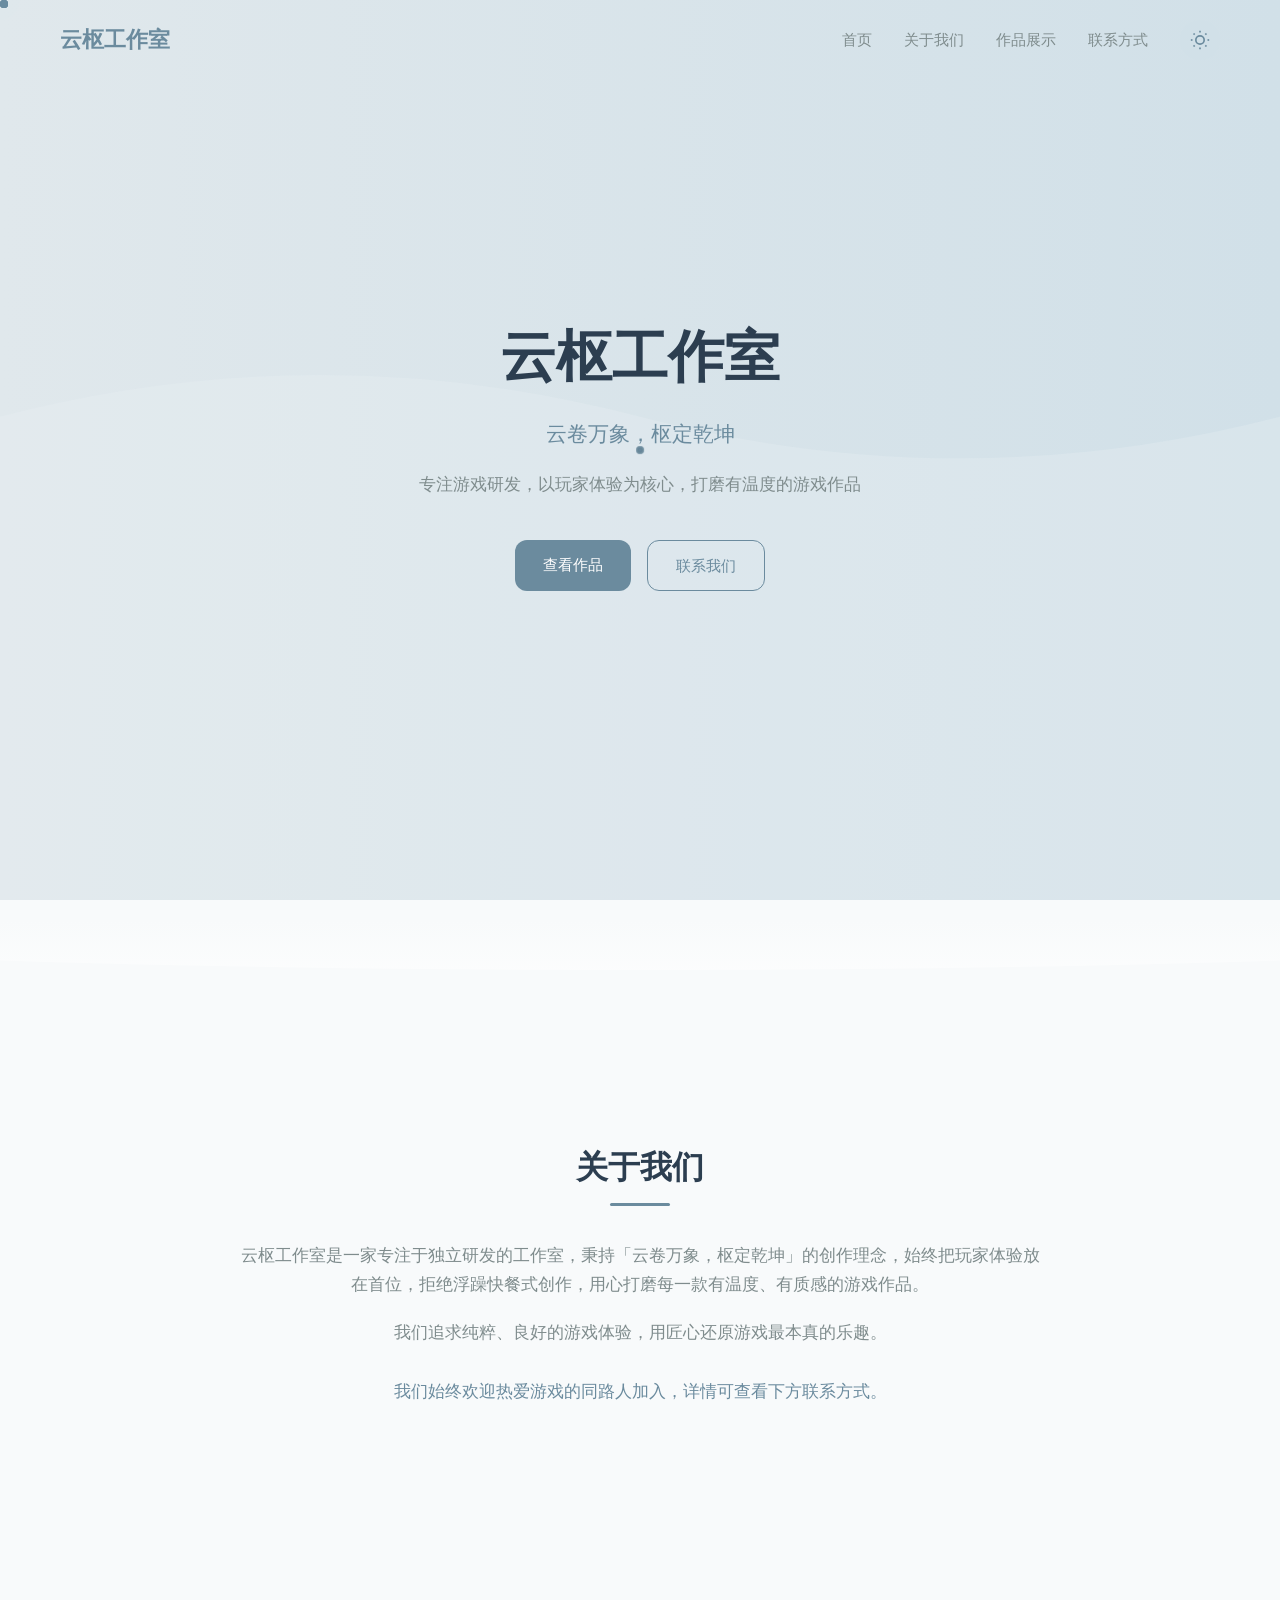
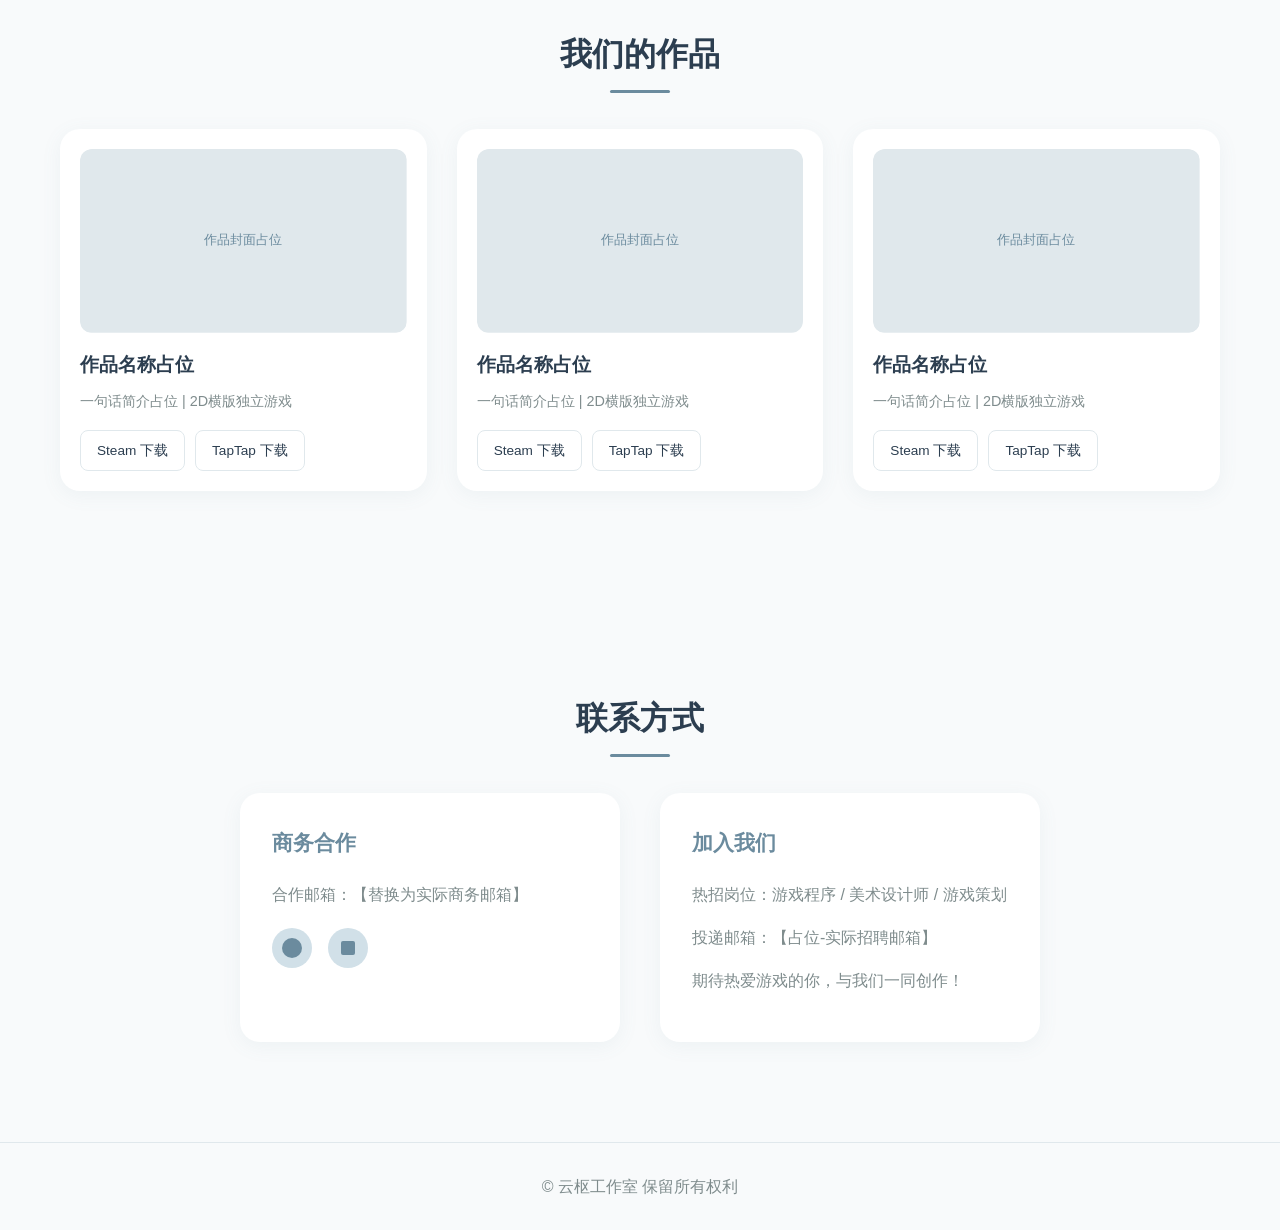
<file: index.html>
<!DOCTYPE html>
<html lang="zh-CN">
<head>
    <meta charset="UTF-8">
    <meta name="viewport" content="width=device-width, initial-scale=1.0">
    <title>云枢工作室 - 专注游戏研发</title>
    <link rel="stylesheet" href="style.css">
</head>
<body>
    <!-- 自定义光标（桌面端生效） -->
    <div class="custom-cursor"></div>

    <!-- 顶部导航栏 -->
    <header class="navbar">
        <div class="nav-container">
            <!-- 左侧Logo -->
            <a href="#home" class="nav-logo">云枢工作室</a>

            <!-- 移动端汉堡菜单按钮 -->
            <button class="hamburger" id="hamburger">
                <svg width="24" height="24" viewBox="0 0 24 24" fill="none" stroke="currentColor" stroke-width="2">
                    <line x1="3" y1="12" x2="21" y2="12"></line>
                    <line x1="3" y1="6" x2="21" y2="6"></line>
                    <line x1="3" y1="18" x2="21" y2="18"></line>
                </svg>
            </button>

            <!-- 右侧导航菜单 -->
            <nav class="nav-menu" id="navMenu">
                <a href="#home" class="nav-link">首页</a>
                <a href="#about" class="nav-link">关于我们</a>
                <a href="#works" class="nav-link">作品展示</a>
                <a href="#contact" class="nav-link">联系方式</a>
                <!-- 暗黑模式切换按钮 -->
                <button class="theme-toggle" id="themeToggle" aria-label="切换主题">
                    <svg width="20" height="20" viewBox="0 0 24 24" fill="none" stroke="currentColor" stroke-width="2">
                        <circle cx="12" cy="12" r="5"></circle>
                        <line x1="12" y1="1" x2="12" y2="3"></line>
                        <line x1="12" y1="21" x2="12" y2="23"></line>
                        <line x1="4.22" y1="4.22" x2="5.64" y2="5.64"></line>
                        <line x1="18.36" y1="18.36" x2="19.78" y2="19.78"></line>
                        <line x1="1" y1="12" x2="3" y2="12"></line>
                        <line x1="21" y1="12" x2="23" y2="12"></line>
                        <line x1="4.22" y1="19.78" x2="5.64" y2="18.36"></line>
                        <line x1="18.36" y1="5.64" x2="19.78" y2="4.22"></line>
                    </svg>
                </button>
            </nav>
        </div>
    </header>

    <main>
        <!-- 首页首屏 Hero 区 -->
        <section id="home" class="hero-section">
            <div class="hero-content">
                <h1 class="hero-title">云枢工作室</h1>
                <p class="hero-subtitle">云卷万象，枢定乾坤</p>
                <p class="hero-desc">专注游戏研发，以玩家体验为核心，打磨有温度的游戏作品</p>
                <div class="hero-buttons">
                    <a href="#works" class="btn primary-btn">查看作品</a>
                    <a href="#contact" class="btn secondary-btn">联系我们</a>
                </div>
            </div>
            <!-- 背景：云纹渐变SVG占位 【替换为实际背景素材】 -->
            <div class="hero-bg">
                <svg viewBox="0 0 1920 1080" preserveAspectRatio="none">
                    <defs>
                        <linearGradient id="cloudGradient" x1="0%" y1="0%" x2="100%" y2="0%">
                            <stop offset="0%" style="stop-color:#e0e8ec;stop-opacity:1" />
                            <stop offset="100%" style="stop-color:#d1e0e8;stop-opacity:1" />
                        </linearGradient>
                    </defs>
                    <rect width="1920" height="1080" fill="url(#cloudGradient)" />
                    <path d="M0,500 Q480,400 960,500 T1920,500 L1920,1080 L0,1080 Z" fill="#e8eff2" opacity="0.3"/>
                </svg>
            </div>
        </section>

        <!-- 首页-关于我们 云纹分隔过渡层 -->
    <div class="section-divider"></div>

        <!-- 关于我们板块 -->
        <section id="about" class="about-section fade-section">
            <div class="container">
                <h2 class="section-title">关于我们</h2>
                <div class="about-content">
                    <p>云枢工作室是一家专注于独立研发的工作室，秉持「云卷万象，枢定乾坤」的创作理念，始终把玩家体验放在首位，拒绝浮躁快餐式创作，用心打磨每一款有温度、有质感的游戏作品。</p>
                    <p>我们追求纯粹、良好的游戏体验，用匠心还原游戏最本真的乐趣。</p>
                    <p class="recruit-tip">我们始终欢迎热爱游戏的同路人加入，详情可查看下方联系方式。</p>
                </div>
            </div>
        </section>

        <!-- 作品展示板块 -->
        <section id="works" class="works-section fade-section">
            <div class="container">
                <h2 class="section-title">我们的作品</h2>
                <div class="works-grid">
                    <!-- 作品卡片1 【所有内容替换为实际作品信息】 -->
                    <div class="work-card">
                        <!-- 作品封面占位图 【替换为实际作品封面】 -->
                        <div class="work-cover">
                            <svg viewBox="0 0 400 225" fill="none">
                                <rect width="400" height="225" fill="#e0e8ec" rx="12"/>
                                <text x="50%" y="50%" text-anchor="middle" dominant-baseline="middle" fill="#6b8b9e" font-size="16">作品封面占位</text>
                            </svg>
                        </div>
                        <h3 class="work-title">作品名称占位</h3>
                        <p class="work-desc">一句话简介占位 | 2D横版独立游戏</p>
                        <div class="work-buttons">
                            <a href="#" target="_blank" class="btn small-btn">Steam 下载</a>
                            <a href="#" target="_blank" class="btn small-btn">TapTap 下载</a>
                        </div>
                    </div>

                    <!-- 作品卡片2 【所有内容替换为实际作品信息】 -->
                    <div class="work-card">
                        <div class="work-cover">
                            <svg viewBox="0 0 400 225" fill="none">
                                <rect width="400" height="225" fill="#e0e8ec" rx="12"/>
                                <text x="50%" y="50%" text-anchor="middle" dominant-baseline="middle" fill="#6b8b9e" font-size="16">作品封面占位</text>
                            </svg>
                        </div>
                        <h3 class="work-title">作品名称占位</h3>
                        <p class="work-desc">一句话简介占位 | 2D横版独立游戏</p>
                        <div class="work-buttons">
                            <a href="#" target="_blank" class="btn small-btn">Steam 下载</a>
                            <a href="#" target="_blank" class="btn small-btn">TapTap 下载</a>
                        </div>
                    </div>

                    <!-- 作品卡片3 【所有内容替换为实际作品信息】 -->
                    <div class="work-card">
                        <div class="work-cover">
                            <svg viewBox="0 0 400 225" fill="none">
                                <rect width="400" height="225" fill="#e0e8ec" rx="12"/>
                                <text x="50%" y="50%" text-anchor="middle" dominant-baseline="middle" fill="#6b8b9e" font-size="16">作品封面占位</text>
                            </svg>
                        </div>
                        <h3 class="work-title">作品名称占位</h3>
                        <p class="work-desc">一句话简介占位 | 2D横版独立游戏</p>
                        <div class="work-buttons">
                            <a href="#" target="_blank" class="btn small-btn">Steam 下载</a>
                            <a href="#" target="_blank" class="btn small-btn">TapTap 下载</a>
                        </div>
                    </div>
                </div>
            </div>
        </section>

        <!-- 联系方式板块 -->
        <section id="contact" class="contact-section fade-section">
            <div class="container">
                <h2 class="section-title">联系方式</h2>
                <div class="contact-grid">
                    <!-- 商务合作 -->
                    <div class="contact-card">
                        <h3>商务合作</h3>
                        <p>合作邮箱：<span>【替换为实际商务邮箱】</span></p>
                        <div class="platform-icons">
                            <!-- Steam图标 【链接替换为官方主页】 -->
                            <a href="#" target="_blank">
                                <svg width="24" height="24" viewBox="0 0 24 24" fill="currentColor">
                                    <circle cx="12" cy="12" r="10"></circle>
                                </svg>
                            </a>
                            <!-- TapTap图标 【链接替换为官方主页】 -->
                            <a href="#" target="_blank">
                                <svg width="24" height="24" viewBox="0 0 24 24" fill="currentColor">
                                    <rect x="5" y="5" width="14" height="14" rx="2"></rect>
                                </svg>
                            </a>
                        </div>
                    </div>

                    <!-- 加入我们 -->
                    <div class="contact-card">
                        <h3>加入我们</h3>
                        <p>热招岗位：<span>游戏程序 / 美术设计师 / 游戏策划</span></p>
                        <p>投递邮箱：<span>【占位-实际招聘邮箱】</span></p>
                        <p>期待热爱游戏的你，与我们一同创作！</p>
                    </div>
                </div>
            </div>
        </section>
    </main>

    <!-- 底部页脚 -->
    <footer class="footer">
        <div class="container">
            <p>© 云枢工作室 保留所有权利</p>
        </div>
    </footer>

    <script src="script.js"></script>
</body>
</html>
</file>
<file: style.css>
/* ====================== 全局变量定义 ====================== */
:root {
    /* 浅色模式配色 - 雾霾蓝/浅灰青体系 */
    --bg-primary: #f8fafb;
    --bg-secondary: #ffffff;
    --primary: #6b8b9e;
    --primary-light: #d1e0e8;
    --text-primary: #2c3e50;
    --text-secondary: #7f8c8d;
    --border-color: #e0e8ec;
    --shadow: 0 4px 20px rgba(107, 139, 158, 0.08);
    --shadow-hover: 0 8px 30px rgba(107, 139, 158, 0.12);

    /* 通用样式 */
    --radius: 12px;
    --radius-large: 20px;
    --transition: all 0.3s ease;
    --transition-color: color 0.3s ease, background-color 0.3s ease, border-color 0.3s ease;
}

/* 暗黑模式配色 */
.dark {
    --bg-primary: #1e242a;
    --bg-secondary: #2a3138;
    --primary: #8aa6b8;
    --primary-light: #3a4a57;
    --text-primary: #ecf0f1;
    --text-secondary: #b0c4c1;
    --border-color: #3a444d;
    --shadow: 0 4px 20px rgba(0, 0, 0, 0.2);
    --shadow-hover: 0 8px 30px rgba(0, 0, 0, 0.3);
}

/* ====================== 基础重置 ====================== */
* {
    margin: 0;
    padding: 0;
    box-sizing: border-box;
}

html {
    scroll-behavior: smooth;
    overflow-x: hidden;
}

body {
    font-family: -apple-system, BlinkMacSystemFont, "Segoe UI", Roboto, "Helvetica Neue", Arial, sans-serif;
    background-color: var(--bg-primary);
    color: var(--text-primary);
    line-height: 1.7;
    transition: var(--transition-color);
    overflow-x: hidden;
}

a {
    text-decoration: none;
    color: inherit;
    transition: var(--transition);
}

button {
    border: none;
    background: none;
    cursor: pointer;
    transition: var(--transition);
    color: inherit;
}

.container {
    max-width: 1200px;
    margin: 0 auto;
    padding: 0 20px;
}

/* ====================== 自定义光标 ====================== */
.custom-cursor {
    position: fixed;
    width: 40px;
    height: 40px;
    background: var(--primary);
    border-radius: 50%;
    opacity: 0.15;
    pointer-events: none;
    mix-blend-mode: soft-light;
    z-index: 9999;
    transform: translate(-50%, -50%);
    transition: transform 0.1s ease;
    display: none;
} 

/* 桌面端显示光标 */
@media (min-width: 1024px) {
    .custom-cursor {
        display: block;
    }
}

/* ====================== 导航栏 ====================== */
.navbar {
    position: fixed;
    top: 0;
    left: 0;
    width: 100%;
    z-index: 1000;
    padding: 20px 0;
    transition: var(--transition);
}

/* 滚动后毛玻璃效果 */
.navbar.scrolled {
    background: rgba(255, 255, 255, 0.6);
    backdrop-filter: blur(10px);
    -webkit-backdrop-filter: blur(10px);
    box-shadow: var(--shadow);
}

.dark .navbar.scrolled {
    background: rgba(30, 36, 42, 0.7);
}

.nav-container {
    max-width: 1200px;
    margin: 0 auto;
    padding: 0 20px;
    display: flex;
    justify-content: space-between;
    align-items: center;
}

.nav-logo {
    font-size: 1.4rem;
    font-weight: 600;
    color: var(--primary);
}

.nav-menu {
    display: flex;
    align-items: center;
    gap: 32px;
}

.nav-link {
    font-size: 0.95rem;
    font-weight: 500;
    color: var(--text-secondary);
}

.nav-link:hover {
    color: var(--primary);
}

/* 主题切换按钮 */
.theme-toggle {
    width: 40px;
    height: 40px;
    border-radius: 50%;
    display: flex;
    align-items: center;
    justify-content: center;
    background: var(--primary-light);
    color: var(--primary);
}

.theme-toggle.rotate {
    transform: rotate(180deg);
}

/* 汉堡菜单 */
.hamburger {
    display: none;
    font-size: 1.5rem;
    color: var(--primary);
}

/* ====================== 通用按钮 ====================== */
.btn {
    display: inline-block;
    padding: 12px 28px;
    border-radius: var(--radius);
    font-weight: 500;
    font-size: 0.95rem;
    transition: var(--transition);
}

.primary-btn {
    background: var(--primary);
    color: white;
}

.primary-btn:hover {
    transform: translateY(-2px);
    box-shadow: var(--shadow-hover);
}

.secondary-btn {
    border: 1px solid var(--primary);
    color: var(--primary);
}

.secondary-btn:hover {
    background: var(--primary-light);
    transform: translateY(-2px);
}

.small-btn {
    padding: 8px 16px;
    font-size: 0.85rem;
    border: 1px solid var(--border-color);
    border-radius: 8px;
}

.small-btn:hover {
    background: var(--primary-light);
    color: var(--primary);
}

/* ====================== Hero 区域 ====================== */
.hero-section {
    min-height: 100vh;
    position: relative;
    display: flex;
    align-items: center;
    justify-content: center;
    overflow: hidden;
}

.hero-bg {
    position: absolute;
    top: 0;
    left: 0;
    width: 100%;
    height: 100%;
    z-index: -1;
}

.hero-bg svg {
    width: 100%;
    height: 100%;
}

.hero-content {
    text-align: center;
    max-width: 800px;
    padding: 0 20px;
    z-index: 2;
}

.hero-title {
    font-size: 3.5rem;
    font-weight: 700;
    margin-bottom: 12px;
    color: var(--text-primary);
}

.hero-subtitle {
    font-size: 1.3rem;
    color: var(--primary);
    margin-bottom: 20px;
    font-weight: 500;
}

.hero-desc {
    font-size: 1.05rem;
    color: var(--text-secondary);
    margin-bottom: 40px;
    max-width: 600px;
    margin-left: auto;
    margin-right: auto;
}

.hero-buttons {
    display: flex;
    gap: 16px;
    justify-content: center;
    flex-wrap: wrap;
}

/* ====================== 通用板块样式 ====================== */
.section-title {
    font-size: 2rem;
    font-weight: 600;
    text-align: center;
    margin-bottom: 48px;
    color: var(--text-primary);
    position: relative;
}

.section-title::after {
    content: '';
    position: absolute;
    bottom: -12px;
    left: 50%;
    transform: translateX(-50%);
    width: 60px;
    height: 3px;
    background: var(--primary);
    border-radius: 3px;
}

.fade-section {
    padding: 100px 0;
    opacity: 0;
    transform: translateY(30px);
    transition: all 0.8s ease;
}

.fade-section.visible {
    opacity: 1;
    transform: translateY(0);
}

/* ====================== 关于我们 ====================== */
.about-content {
    max-width: 800px;
    margin: 0 auto;
    text-align: center;
    font-size: 1.05rem;
    color: var(--text-secondary);
}

.about-content p {
    margin-bottom: 20px;
}

.recruit-tip {
    color: var(--primary);
    font-weight: 500;
    margin-top: 30px;
}

/* ====================== 作品展示 ====================== */
.works-grid {
    display: grid;
    grid-template-columns: repeat(auto-fit, minmax(320px, 1fr));
    gap: 30px;
}

.work-card {
    background: var(--bg-secondary);
    border-radius: var(--radius-large);
    padding: 20px;
    box-shadow: var(--shadow);
    transition: var(--transition);
    overflow: hidden;
}

.work-card:hover {
    transform: translateY(-8px);
    box-shadow: var(--shadow-hover);
}

.work-cover {
    border-radius: var(--radius);
    overflow: hidden;
    margin-bottom: 16px;
}

.work-cover svg {
    width: 100%;
    height: auto;
    display: block;
}

.work-title {
    font-size: 1.2rem;
    font-weight: 600;
    margin-bottom: 8px;
}

.work-desc {
    color: var(--text-secondary);
    font-size: 0.9rem;
    margin-bottom: 16px;
}

.work-buttons {
    display: flex;
    gap: 10px;
}

/* ====================== 联系方式 ====================== */
.contact-grid {
    display: grid;
    grid-template-columns: repeat(auto-fit, minmax(300px, 1fr));
    gap: 40px;
    max-width: 800px;
    margin: 0 auto;
}

.contact-card {
    background: var(--bg-secondary);
    padding: 32px;
    border-radius: var(--radius-large);
    box-shadow: var(--shadow);
}

.contact-card h3 {
    font-size: 1.3rem;
    margin-bottom: 20px;
    color: var(--primary);
}

.contact-card p {
    color: var(--text-secondary);
    margin-bottom: 16px;
}

.platform-icons {
    display: flex;
    gap: 16px;
    margin-top: 20px;
}

.platform-icons a {
    width: 40px;
    height: 40px;
    border-radius: 50%;
    background: var(--primary-light);
    display: flex;
    align-items: center;
    justify-content: center;
    color: var(--primary);
}

.platform-icons a:hover {
    transform: scale(1.1);
}

/* ====================== 页脚 ====================== */
.footer {
    padding: 30px 0;
    text-align: center;
    color: var(--text-secondary);
    border-top: 1px solid var(--border-color);
}

/* ====================== 响应式适配 ====================== */
/* 平板 */
@media (max-width: 1024px) {
    .hero-title {
        font-size: 2.8rem;
    }
}

/* 手机 */
@media (max-width: 768px) {
    /* 导航菜单折叠 */
    .nav-menu {
        position: fixed;
        top: 0;
        right: -100%;
        width: 240px;
        height: 100vh;
        background: var(--bg-secondary);
        flex-direction: column;
        padding: 80px 20px 20px;
        gap: 24px;
        box-shadow: var(--shadow);
        transition: right 0.3s ease;
        z-index: 999;
    }

    .nav-menu.active {
        right: 0;
    }

    .hamburger {
        display: block;
        z-index: 1001;
    }

    .hero-title {
        font-size: 2.2rem;
    }

    .hero-subtitle {
        font-size: 1.1rem;
    }

    .section-title {
        font-size: 1.7rem;
    }

    .fade-section {
        padding: 70px 0;
    }

    .works-grid {
        grid-template-columns: 1fr;
    }

    .contact-grid {
        grid-template-columns: 1fr;
    }
}

/* 小屏手机 */
@media (max-width: 480px) {
    .hero-buttons {
        flex-direction: column;
        align-items: center;
    }

    .btn {
        width: 80%;
    }
}

/* ====================== 性能优化版：双主题鼠标拖尾 + 涟漪 ====================== */
/* 基础节点：纯transform定位，强制GPU合成层，无任何触发重排的属性 */
.trail-dot {
  position: fixed;
  top: 0;
  left: 0;
  width: 8px; /* 日间基准头部尺寸，黑夜模式自动覆盖 */
  height: 8px;
  border-radius: 50%;
  pointer-events: none;
  z-index: 1;
  /* 【优化】提前声明合成层，交由GPU渲染，降低主线程压力 */
  will-change: transform, opacity;
  backface-visibility: hidden;
  transform: translate3d(0, 0, 0) scale(1);
  transform-origin: center center;
  /* 仅透明度做过渡，transform由JS逐帧控制，避免过渡冲突 */
  transition: opacity 0.2s ease;
}

/* 日间模式：静态柔边羽化，动画帧绝不修改filter，避免每帧滤镜重绘 */
.trail-dot {
  background: var(--primary);
  filter: blur(0.5px);
}

/* 黑夜模式：增强光晕，静态羽化半径，主题切换自动适配 */
.dark .trail-dot {
  width: 25px;
  height: 25px;
  background: radial-gradient(circle, #ecf0f1 0%, transparent 70%);
  filter: blur(4px);
}

/* 悬停交互反馈：仅修改透明度，尺寸由scale控制 */
.trail-dot.trail-hover {
  opacity: 0.55 !important;
}

/* 点击涟漪：纯transform定位，CSS变量驱动动画，无left/top重排 */
.trail-ripple {
  --scale: 0.5;
  position: fixed;
  top: 0;
  left: 0;
  width: 40px;
  height: 40px;
  border-radius: 50%;
  pointer-events: none;
  z-index: 1;
  background: radial-gradient(circle, transparent 30%, var(--primary) 50%, transparent 70%);
  will-change: transform, opacity;
  backface-visibility: hidden;
  transform: translate3d(var(--x), var(--y), 0) translate(-50%, -50%) scale(var(--scale));
  animation: rippleExpand 0.4s ease-out forwards;
}

@keyframes rippleExpand {
  0% { opacity: 0.2; --scale: 0.5; }
  100% { opacity: 0; --scale: 2; }
}

/* 移动端/触摸设备完全禁用 */
@media (max-width: 1023px), (pointer: coarse) {
  .trail-dot, .trail-ripple { display: none !important; }
}

/* ====================== 首页-关于我们 云纹弧形分隔过渡层 ====================== */
.section-divider {
  position: relative;
  width: 100%;
  /* 响应式高度 */
  height: 140px;
  /* 平缓云纹圆弧（居中单峰） */
  clip-path: path("M0,140 Q960,95 1920,140 L1920,0 L0,0 Z");
  /* 渐变衔接：Hero背景 → 关于我们背景 */
  background: linear-gradient(to bottom, var(--bg-primary) 15%, var(--bg-secondary) 85%, var(--bg-secondary) 100%);
  transition: background 0.3s ease;
  overflow: hidden;
}
/* 黑夜模式专项优化 */
.dark .section-divider {
  background: linear-gradient(to bottom, var(--bg-primary) 7.5%, var(--bg-secondary) 92.5%);
  box-shadow: inset 0 1px 0 rgba(138, 166, 184, 0.05);
}
/* 平板适配 */
@media (max-width: 1024px) {
  .section-divider {
    height: 120px;
    clip-path: path("M0,120 Q960,85 1920,120 L1920,0 L0,0 Z");
  }
}
/* 手机适配 */
@media (max-width: 768px) {
  .section-divider {
    height: 100px;
    clip-path: path("M0,100 Q960,75 1920,100 L1920,0 L0,0 Z");
  }
}
/* 浏览器降级兼容 */
@supports not (clip-path: path("")) {
  .section-divider {
    clip-path: ellipse(100% 50% at top center);
  }
}
</file>
